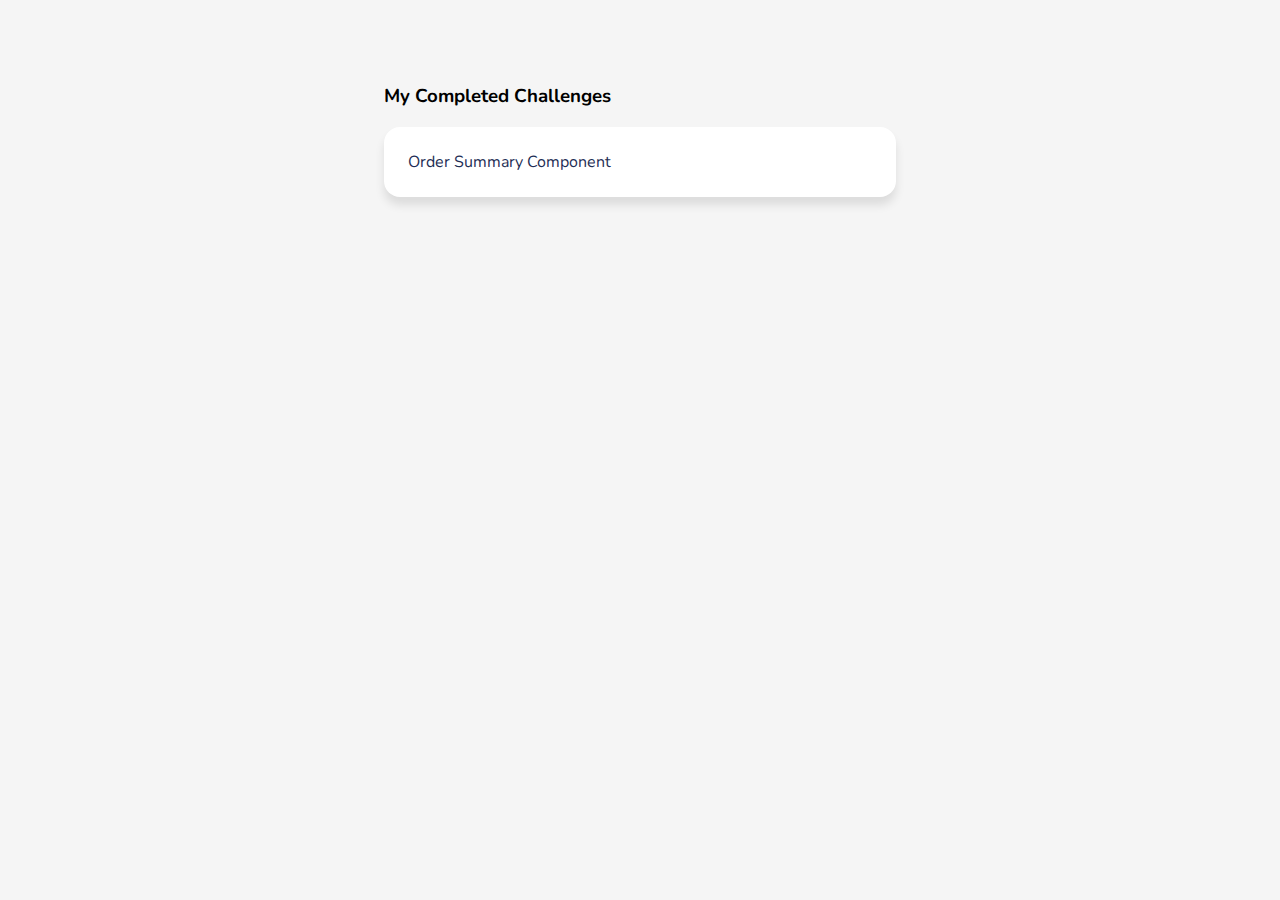
<file: index.html>
<!DOCTYPE html>
<html lang="en">
  <head>
    <meta charset="UTF-8" />
    <meta http-equiv="X-UA-Compatible" content="IE=edge" />
    <meta name="viewport" content="width=device-width, initial-scale=1.0" />
    <link
      rel="icon"
      type="image/png"
      sizes="32x32"
      href="./assets/favicon.ico"
    />

    <link rel="preconnect" href="https://fonts.googleapis.com" />
    <link rel="preconnect" href="https://fonts.gstatic.com" crossorigin />
    <link
      href="https://fonts.googleapis.com/css2?family=Nunito:ital,wght@0,400;0,600;1,700&display=swap"
      rel="stylesheet"
    />
    <title>HN Completed Challenges</title>

    <style>
      html,
      body {
        margin: 0;
        padding: 0;
      }
      body {
        min-height: 100vh;
        font-family: 'Nunito', sans-serif;
        background-color: whitesmoke;
        display: flex;
        flex-direction: column;
        align-items: center;
      }
      .main {
        width: 40%;
        margin: 4rem;
        display: flex;
        flex-direction: column;
      }
      .card-container {
        box-sizing: border-box;
        background-color: #fff;
        width: 100%;
        border-radius: 16px;
        box-shadow: 0 8px 10px rgb(0 0 0 / 0.1);
        text-decoration: none;
        padding: 24px;
      }
      .card-title {
        color: hsl(223, 47%, 23%);
      }
    </style>
  </head>
  <body>
    <main class="main">
      <h3>My Completed Challenges</h3>
      <a href="./order-summary-component" class="card-container">
        <span class="card-title">Order Summary Component</span>
      </a>
    </main>
  </body>
</html>
</file>
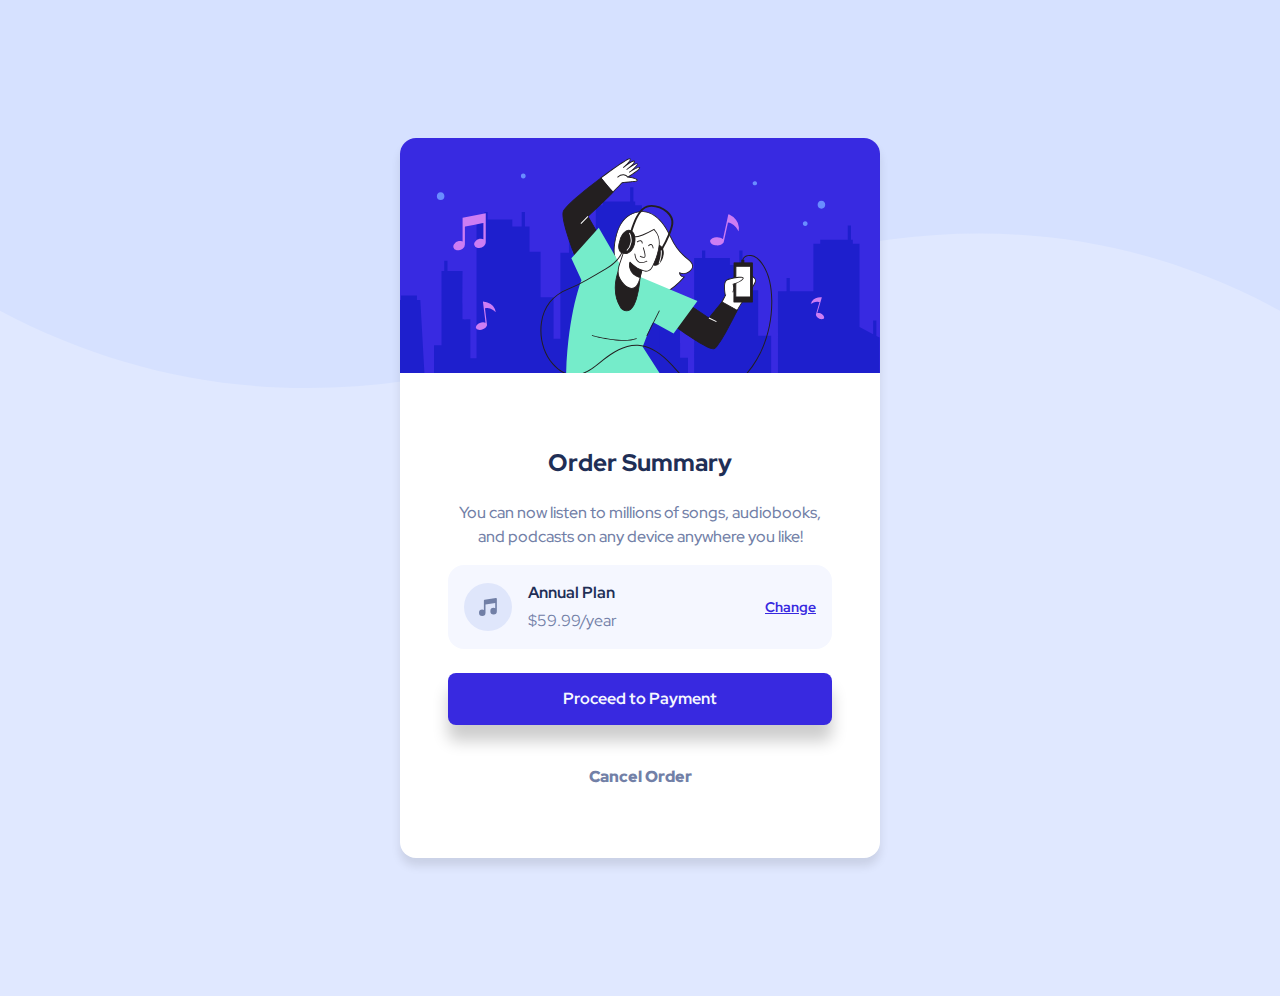
<file: order-summary-component/index.html>
<!DOCTYPE html>
<html lang="en">
  <head>
    <meta charset="UTF-8" />
    <meta name="viewport" content="width=device-width, initial-scale=1.0" />

    <link
      rel="icon"
      type="image/png"
      sizes="32x32"
      href="../assets/favicon.ico"
    />
    <link rel="preconnect" href="https://fonts.googleapis.com" />
    <link rel="preconnect" href="https://fonts.gstatic.com" crossorigin />
    <link
      href="https://fonts.googleapis.com/css2?family=Red+Hat+Display:wght@500;700;800;900&display=swap"
      rel="stylesheet"
    />
    <link rel="stylesheet" href="style.css" />
    <link rel="stylesheet" href="../utilities.css" />

    <title>Order summary card</title>
  </head>
  <body class="m-0 p-0 bg-blue-100 text-base">
    <main
      id="main"
      class="w-screen min-h-screen flex flex-col justify-center items-center"
    >
      <div
        id="card-container"
        class="flex flex-col bg-white rounded-2xl overflow-hidden"
      >
        <img
          class="w-full m-0 p-0 object-fill"
          src="./assets/illustration-hero.svg"
          alt=""
        />

        <div
          id="card-body"
          class="flex flex-col flex-1 justify-center items-center"
        >
          <div class="text-center">
            <h3 class="font-extrabold text-2xl text-blue-400">Order Summary</h3>
            <p class="py-0 px-2 font-medium text-base text-blue-200">
              You can now listen to millions of songs, audiobooks, and podcasts
              on any device anywhere you like!
            </p>
          </div>

          <div
            class="
              box-border
              flex
              justify-between
              items-center
              rounded-2xl
              bg-blue-50
              w-full
              my-2
              p-4
            "
          >
            <div class="flex items-center">
              <img src="./assets/icon-music.svg" alt="" />
              <div class="flex flex-col ml-4">
                <div class="font-bold text-blue-400 mb-1">Annual Plan</div>
                <span class="text-base text-blue-200">$59.99/year</span>
              </div>
            </div>
            <a href="#" id="change-link" class="font-bold text-sm text-blue-300"
              >Change</a
            >
          </div>

          <a
            href="#"
            id="payment-link"
            class="
              w-full
              rounded-lg
              bg-blue-300
              font-bold
              text-blue-50 text-center
            "
            >Proceed to Payment</a
          >
          <a
            href="../"
            id="cancel-link"
            class="font-black text-blue-200 border-0 py-4 px-0"
            >Cancel Order</a
          >
        </div>
      </div>
    </main>
  </body>
</html>
</file>
<file: order-summary-component/style.css>
:root {
  --pale-blue: hsl(225, 100%, 94%);
  --bright-blue: hsl(245, 75%, 52%);
  --very-pale-blue: hsl(225, 100%, 98%);
  --desaturated-blue: hsl(224, 23%, 55%);
  --dark-blue: hsl(223, 47%, 23%);
}

html,
body {
  font-family: 'Red Hat Display', sans-serif;
  overflow: overlay;
}
#main {
  background-image: url('./assets/pattern-background-mobile.svg');
  background-size: contain;
  background-repeat: no-repeat;
}
#card-container {
  width: 300px;
  height: 580px;
  box-shadow: 0 8px 10px rgb(0 0 0 / 0.1);
}
#card-body {
  padding: 0 24px 20px;
}
#change-link:hover {
  color: hsl(245, 75%, 65%);
  text-decoration: none;
}
#payment-link {
  margin: 24px 0;
  padding: 14px 0;
  text-decoration: none;
  box-shadow: 0 16px 16px rgb(0 0 0 / 0.2);
}
#payment-link:hover {
  background-color: hsl(245, 75%, 65%);
}
#cancel-link {
  background-color: transparent;
  text-decoration: none;
}
#cancel-link:hover {
  cursor: pointer;
  color: var(--dark-blue);
}

@media (min-width: 321px) {
  #card-container {
    width: 320px;
  }
}
@media (min-width: 376px) {
  #main {
    background-image: url('./assets/pattern-background-desktop.svg');
  }
}
@media (min-width: 426px) {
  #card-container {
    width: 360px;
    height: 600px;
  }
}
@media (min-width: 648px) {
  #main {
    padding: 48px 0;
  }
  #card-container {
    width: 420px;
  }
}
@media (min-width: 675px) {
  #card-container {
    width: 480px;
    height: 720px;
  }
  #card-body {
    padding: 0 48px;
  }
}
@media (min-width: 1440px) {
  #main {
    padding: 0;
  }
}
</file>
<file: utilities.css>
:root {
  --very-pale-blue: hsl(225, 100%, 98%);
  --pale-blue: hsl(225, 100%, 94%);
  --desaturated-blue: hsl(224, 23%, 55%);
  --bright-blue: hsl(245, 75%, 52%);
  --dark-blue: hsl(223, 47%, 23%);
}

.w-screen {
  width: 100vw;
}
.w-full {
  width: 100%;
}

.min-h-screen {
  min-height: 100vh;
}

.box-border {
  box-sizing: border-box;
}

.flex {
  display: flex;
}

.flex-col {
  flex-direction: column;
}

.flex-1 {
  flex: 1 1 0%;
}

.object-fill {
  object-fit: fill;
}

.justify-center {
  justify-content: center;
}
.justify-between {
  justify-content: space-between;
}
.items-center {
  align-items: center;
}

.m-0 {
  margin: 0;
}
.my-2 {
  margin-top: 0.5;
  margin-bottom: 0.5;
}
.mb-1 {
  margin-bottom: 0.25rem;
}
.mx-0 {
  margin-left: 0;
  margin-right: 0;
}
.ml-4 {
  margin-left: 1rem;
}
.p-0 {
  padding: 0;
}
.p-4 {
  padding: 1rem;
}
.py-0 {
  padding-top: 0;
  padding-bottom: 0;
}
.py-2 {
  padding-top: 0.5;
  padding-bottom: 0.5;
}
.py-4 {
  padding-top: 1rem;
  padding-bottom: 1rem;
}
.pt-0 {
  padding-top: 0;
}
.pb-5 {
  padding-bottom: 1.25rem;
}

.px-0 {
  padding-left: 0;
  padding-right: 0;
}
.px-2 {
  padding-left: 0.5rem;
  padding-right: 0.5rem;
}
.px-5 {
  padding-left: 1.25rem;
  padding-right: 1.25rem;
}
.px-6 {
  padding-left: 1.5rem;
  padding-right: 1.5rem;
}

/* Border radius */
.rounded-none {
  border-radius: 0;
}
.rounded-lg {
  border-radius: 0.5rem;
}
.rounded-xl {
  border-radius: 0.75rem;
}
.rounded-2xl {
  border-radius: 1rem;
}

/* Border width */
.border-0 {
  border-width: 0;
}

.overflow-hidden {
  overflow: hidden;
}

.bg-white {
  background-color: #fff;
}
.bg-blue-50 {
  background-color: var(--very-pale-blue);
}

.bg-blue-100 {
  background-color: var(--pale-blue);
}

.bg-blue-200 {
  background-color: var(--desaturated-blue);
}

.bg-blue-300 {
  background-color: var(--bright-blue);
}

.bg-blue-400 {
  background-color: var(--dark-blue);
}

/* Font size */
.text-sm {
  font-size: 0.875rem;
  line-height: 1.25rem;
}
.text-base {
  font-size: 1rem;
  line-height: 1.5rem;
}
.text-2xl {
  font-size: 1.5rem;
  line-height: 1.75rem;
}

/* Font weight */
.font-medium {
  font-weight: 500;
}
.font-bold {
  font-weight: 700;
}
.font-extrabold {
  font-weight: 800;
}
.font-black {
  font-weight: 900;
}

/* Text alignment */
.text-center {
  text-align: center;
}

/* Text color */
.text-blue-50 {
  color: var(--very-pale-blue);
}
.text-blue-100 {
  color: var(--pale-blue);
}
.text-blue-200 {
  color: var(--desaturated-blue);
}
.text-blue-300 {
  color: var(--bright-blue);
}
.text-blue-400 {
  color: var(--dark-blue);
}
</file>
